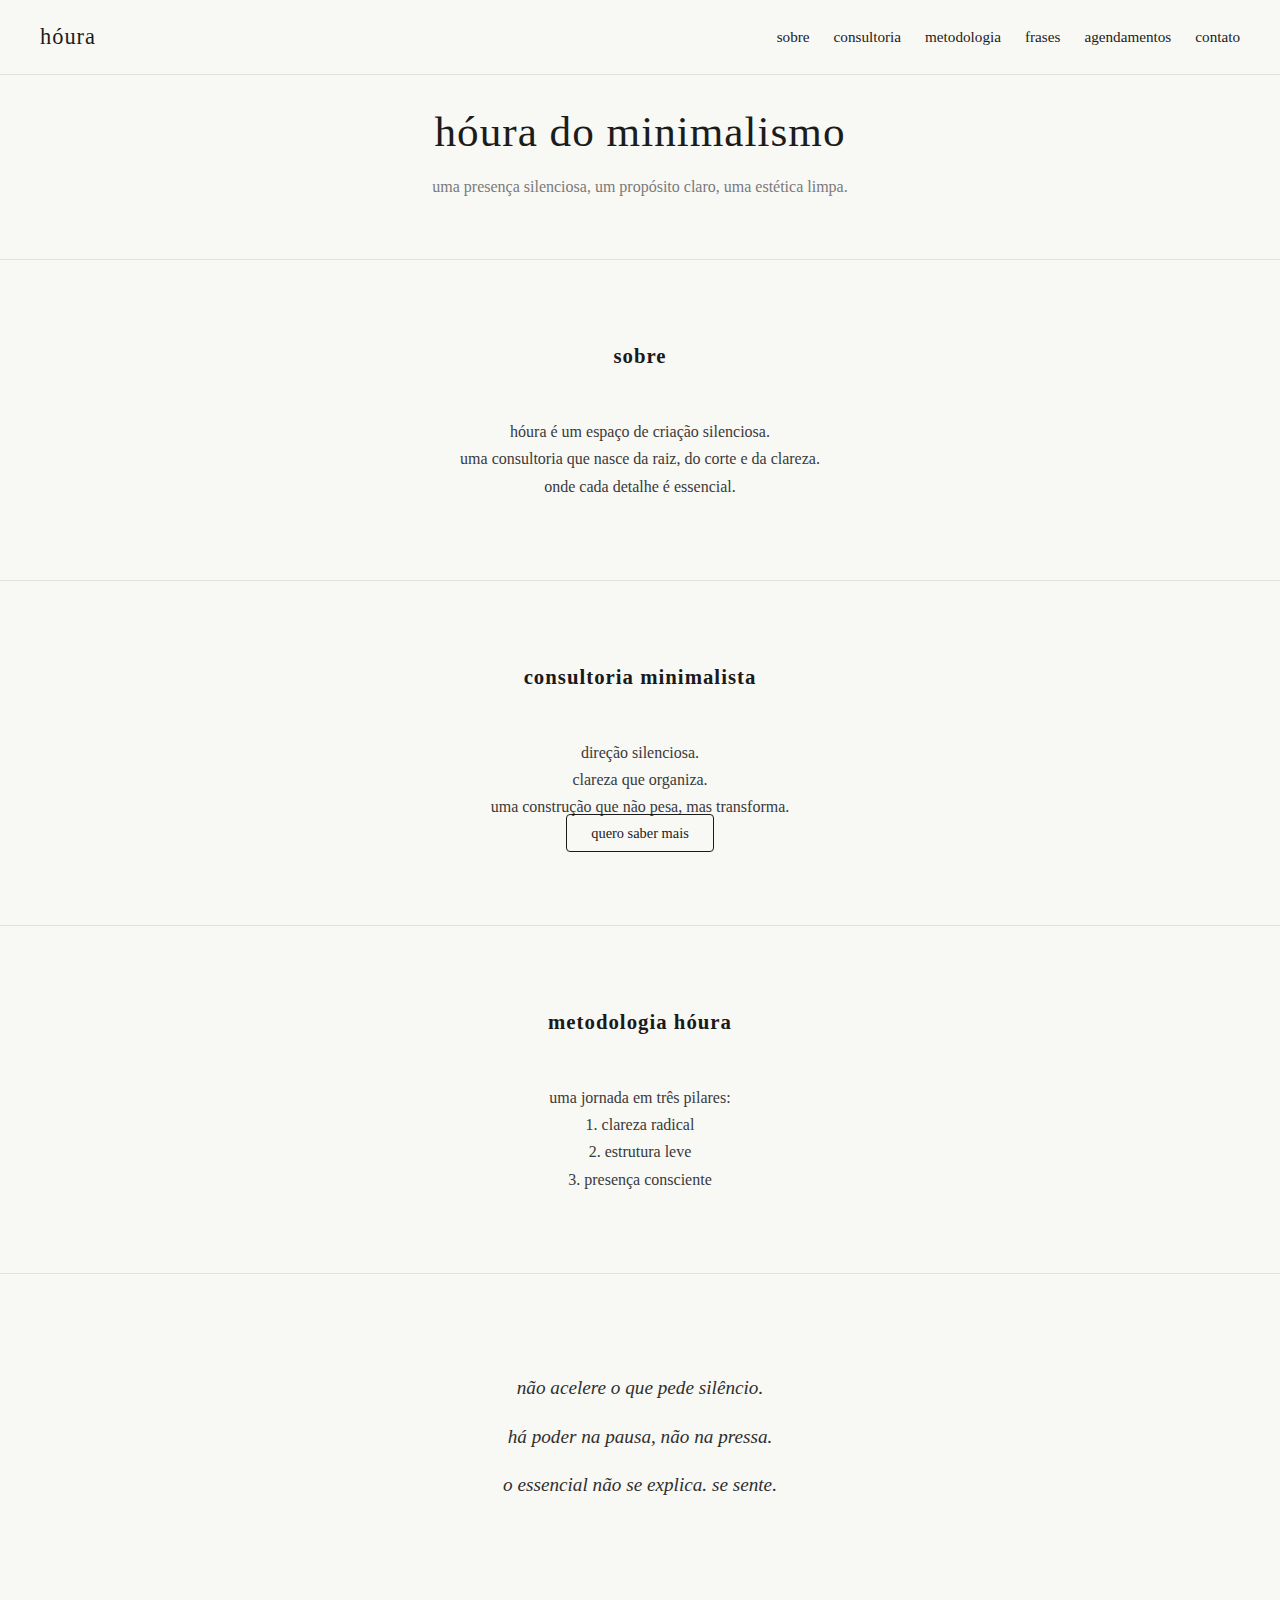
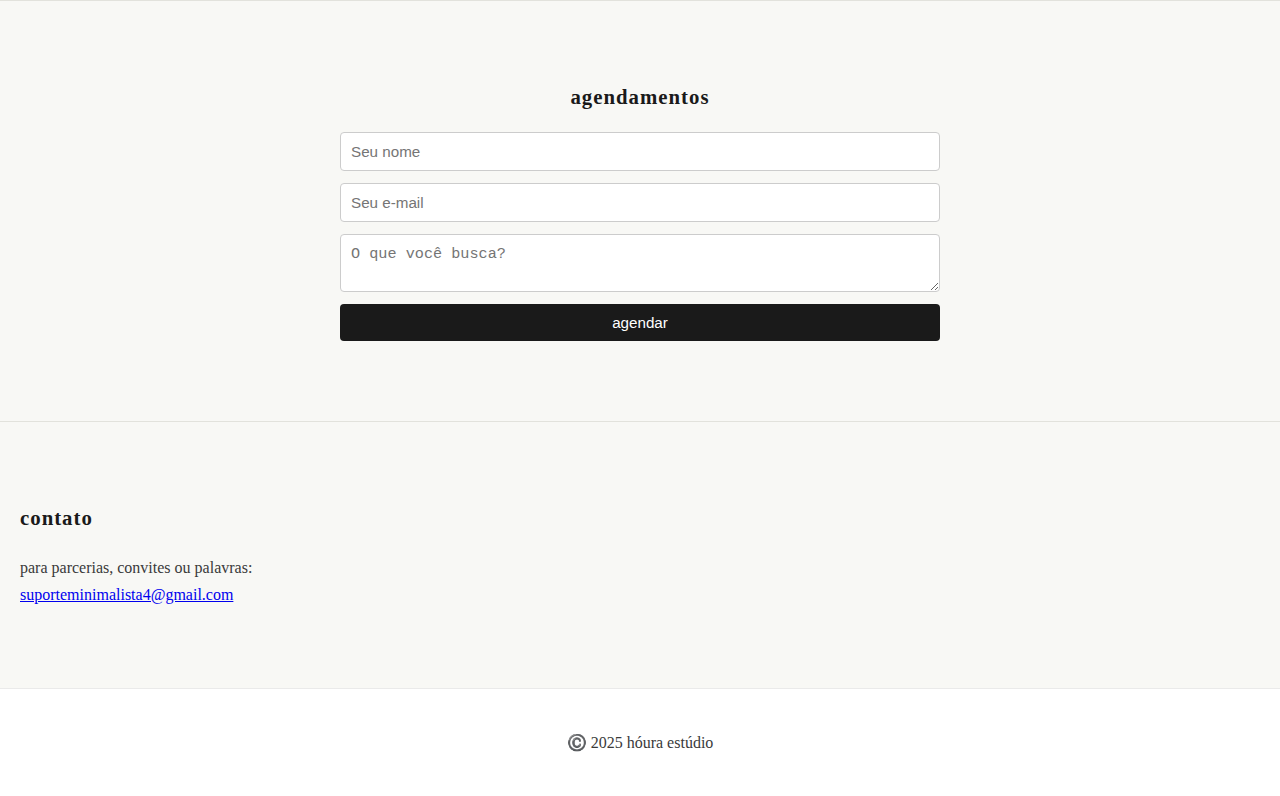
<file: index.html>
<!DOCTYPE html>
<html lang="pt-BR">
<head>
  <meta charset="UTF-8" />
  <meta name="viewport" content="width=device-width, initial-scale=1.0" />
  <title>hóura do minimalismo</title>
  <link rel="stylesheet" href="style.css" />
</head>
<body>
  <header>
    <div class="logo">hóura</div>
    <nav>
      <a href="#sobre">sobre</a>
      <a href="#consultoria">consultoria</a>
      <a href="#metodologia">metodologia</a>
      <a href="#frases">frases</a>
      <a href="#agendamento">agendamentos</a>
      <a href="#contato">contato</a>
    </nav>
  </header>

  <main>
    <div class="titulo">hóura do minimalismo</div>
    <div class="subtitulo">uma presença silenciosa, um propósito claro, uma estética limpa.</div>
  </main>

  <section class="sobre" id="sobre">
    <div class="conteudo">
      <h2>sobre</h2>
      <p>
        hóura é um espaço de criação silenciosa.  
        uma consultoria que nasce da raiz, do corte e da clareza.  
        onde cada detalhe é essencial.  
      </p>
    </div>
  </section>

  <section class="consultoria" id="consultoria">
    <div class="conteudo">
      <h2>consultoria minimalista</h2>
      <p>
        direção silenciosa.  
        clareza que organiza.  
        uma construção que não pesa, mas transforma.
      </p>
      <a href="#agendamento" class="botao">quero saber mais</a>
    </div>
  </section>

  <section class="metodologia" id="metodologia">
    <div class="conteudo">
      <h2>metodologia hóura</h2>
      <p>
        uma jornada em três pilares:  
        1. clareza radical  
        2. estrutura leve  
        3. presença consciente  
      </p>
    </div>
  </section>

  <section class="frases" id="frases">
    <div class="container-frases">
      <blockquote>não acelere o que pede silêncio.</blockquote>
      <blockquote>há poder na pausa, não na pressa.</blockquote>
      <blockquote>o essencial não se explica. se sente.</blockquote>
    </div>
  </section>

  <section class="agendamento" id="agendamento">
    <div class="conteudo">
      <h2>agendamentos</h2>
      <form>
        <input type="text" name="nome" placeholder="Seu nome" required />
        <input type="email" name="email" placeholder="Seu e-mail" required />
        <textarea name="mensagem" placeholder="O que você busca?" required></textarea>
        <button type="submit">agendar</button>
      </form>
    </div>
  </section>

  <section class="contato" id="contato">
    <div class="container-contato">
      <h2>contato</h2>
      <p>para parcerias, convites ou palavras:<br><a href="mailto:suporteminimalista4@gmail.com">suporteminimalista4@gmail.com</a></p>
    </div>
  </section>

  <footer class="footer">
    <div class="container-footer">
      <p>©️ 2025 hóura estúdio</p>
    </div>
  </footer>
</body>
</html>
</file>
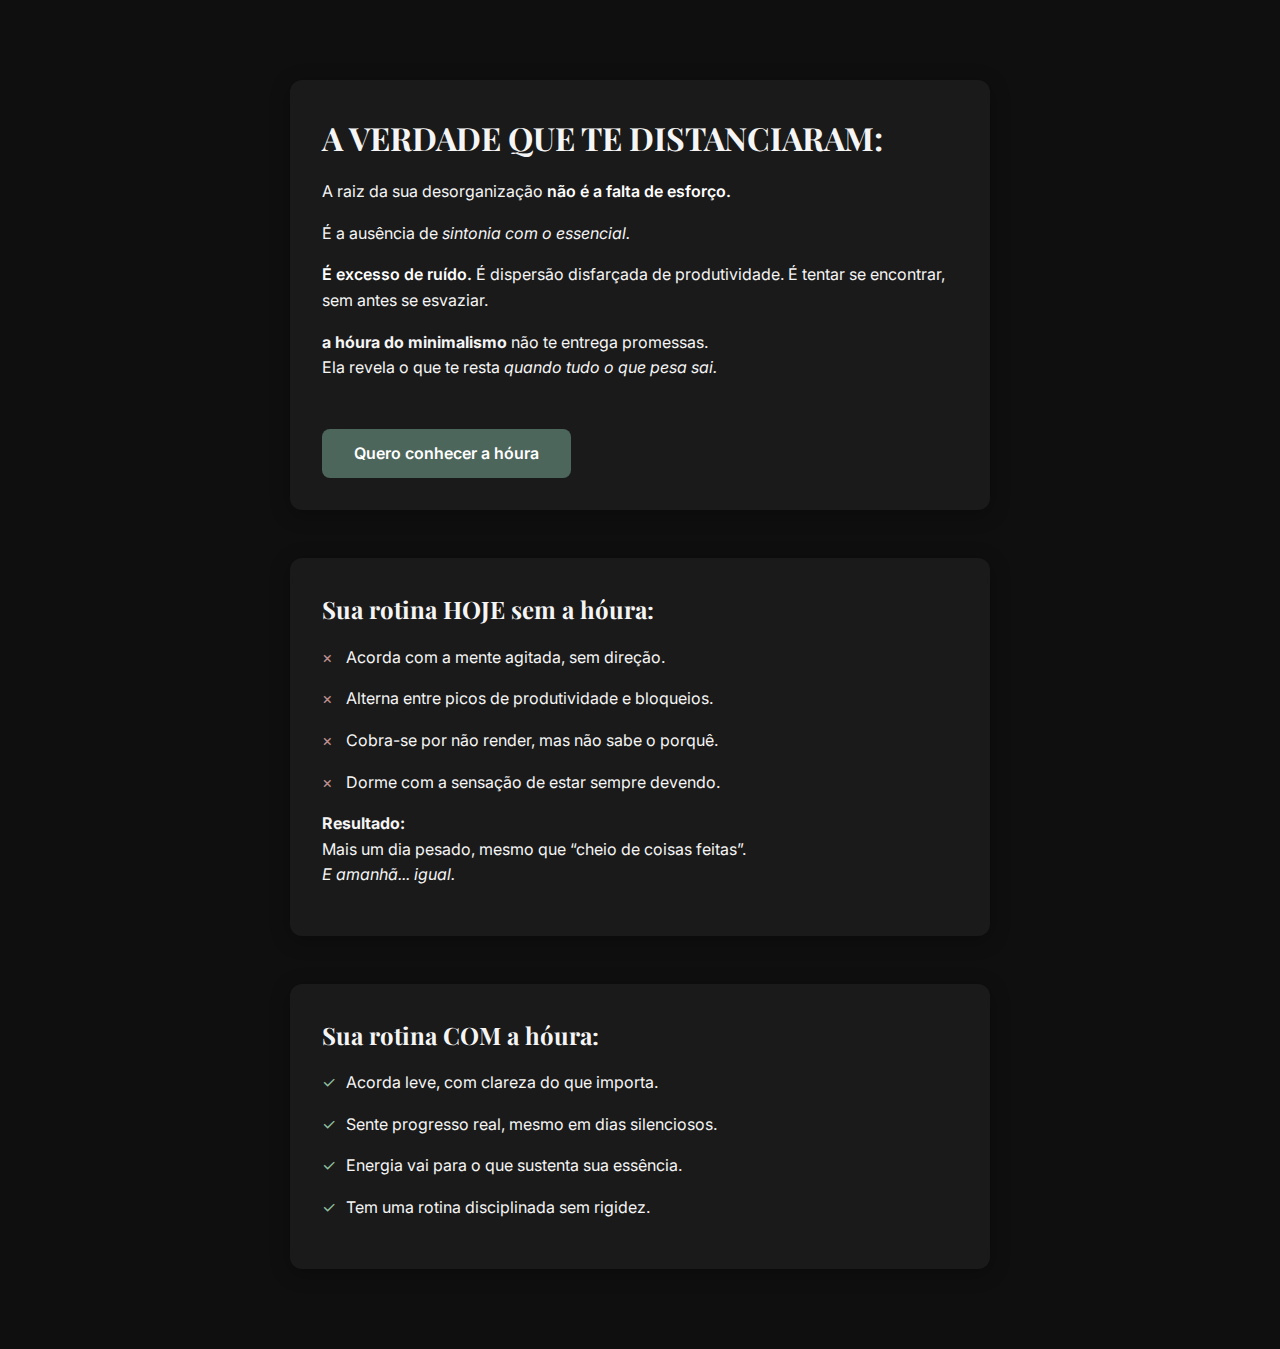
<file: houra_minimalismo_site.html>
<!DOCTYPE html>
<html lang="pt-br">
<head>
    <meta charset="UTF-8">
    <meta name="viewport" content="width=device-width, initial-scale=1.0">
    <title>hóura do minimalismo</title>
    <style>
        @import url('https://fonts.googleapis.com/css2?family=Playfair+Display:wght@400;700&family=Inter:wght@400;600&display=swap');

        * {
            margin: 0;
            padding: 0;
            box-sizing: border-box;
        }

        body {
            background-color: #0f0f0f;
            color: #f5f5f5;
            font-family: 'Inter', sans-serif;
            line-height: 1.6;
            padding: 2rem;
        }

        h1, h2 {
            font-family: 'Playfair Display', serif;
            font-weight: 700;
            margin-bottom: 1rem;
        }

        p {
            font-size: 1rem;
            margin-bottom: 1rem;
        }

        .section {
            max-width: 700px;
            margin: 3rem auto;
            padding: 2rem;
            background-color: #1a1a1a;
            border-radius: 12px;
            box-shadow: 0 4px 20px rgba(0,0,0,0.3);
            animation: fadeIn 1.2s ease;
        }

        .highlight {
            font-weight: 600;
            color: #ffffff;
        }

        .italic {
            font-style: italic;
        }

        .button {
            display: inline-block;
            margin-top: 2rem;
            padding: 0.75rem 2rem;
            background-color: #4d665c;
            color: #fff;
            text-decoration: none;
            border-radius: 8px;
            font-weight: 600;
            transition: background 0.3s ease;
        }

        .button:hover {
            background-color: #385044;
        }

        ul {
            list-style: none;
            margin-top: 1rem;
        }

        ul li {
            margin-bottom: 1rem;
            position: relative;
            padding-left: 1.5rem;
        }

        ul li::before {
            content: "✓";
            position: absolute;
            left: 0;
            color: #8fbf9f;
        }

        .negativo li::before {
            content: "×";
            color: #bf8f8f;
        }

        @keyframes fadeIn {
            from {opacity: 0; transform: translateY(20px);}
            to {opacity: 1; transform: translateY(0);}
        }
    </style>
</head>
<body>
    <div class="section">
        <h1>A VERDADE QUE TE DISTANCIARAM:</h1>
        <p>A raiz da sua desorganização <span class="highlight">não é a falta de esforço.</span></p>
        <p>É a ausência de <span class="italic">sintonia com o essencial.</span></p>
        <p><span class="highlight">É excesso de ruído.</span> É dispersão disfarçada de produtividade. É tentar se encontrar, sem antes se esvaziar.</p>
        <p><strong>a hóura do minimalismo</strong> não te entrega promessas.<br>Ela revela o que te resta <span class="italic">quando tudo o que pesa sai.</span></p>
        <a href="#" class="button">Quero conhecer a hóura</a>
    </div>

    <div class="section negativo">
        <h2>Sua rotina HOJE sem a hóura:</h2>
        <ul>
            <li>Acorda com a mente agitada, sem direção.</li>
            <li>Alterna entre picos de produtividade e bloqueios.</li>
            <li>Cobra-se por não render, mas não sabe o porquê.</li>
            <li>Dorme com a sensação de estar sempre devendo.</li>
        </ul>
        <p><strong>Resultado:</strong><br>Mais um dia pesado, mesmo que “cheio de coisas feitas”.<br><span class="italic">E amanhã... igual.</span></p>
    </div>

    <div class="section">
        <h2>Sua rotina COM a hóura:</h2>
        <ul>
            <li>Acorda leve, com clareza do que importa.</li>
            <li>Sente progresso real, mesmo em dias silenciosos.</li>
            <li>Energia vai para o que sustenta sua essência.</li>
            <li>Tem uma rotina disciplinada sem rigidez.</li>
        </ul>
    </div>
</body>
</html>
</file>
<file: style.css>
* {
  margin: 0;
  padding: 0;
  box-sizing: border-box;
}

body {
  background-color: #f8f8f5;
  color: #1c1c1c;
  font-family: 'Georgia', serif;
  line-height: 1.5;
  scroll-behavior: smooth;
}

header {
  position: fixed;
  top: 0;
  left: 0;
  width: 100%;
  background-color: #f8f8f5;
  padding: 20px 40px;
  display: flex;
  justify-content: space-between;
  align-items: center;
  border-bottom: 1px solid #e2e2dc;
  z-index: 1000;
}

.logo {
  font-size: 1.4rem;
  letter-spacing: 1px;
  font-weight: normal;
}

nav a {
  margin-left: 20px;
  text-decoration: none;
  color: #1c1c1c;
  font-size: 0.95rem;
  text-transform: lowercase;
}

main {
  padding-top: 120px;
  display: flex;
  flex-direction: column;
  align-items: center;
  text-align: center;
  padding: 100px 20px 60px;
}

.titulo {
  font-size: 2.7rem;
  letter-spacing: 1px;
  text-transform: lowercase;
  font-weight: normal;
}

.subtitulo {
  margin-top: 10px;
  font-size: 1rem;
  color: #7a7a7a;
  max-width: 500px;
}

section {
  padding: 80px 20px;
  border-top: 1px solid #e2e2dc;
}

.conteudo {
  max-width: 600px;
  margin: 0 auto;
  text-align: center;
}

h2 {
  font-size: 1.3rem;
  letter-spacing: 1px;
  text-transform: lowercase;
  margin-bottom: 20px;
  color: #1a1a1a;
}

p {
  font-size: 1rem;
  color: #3a3a3a;
  line-height: 1.7;
  white-space: pre-line;
}

.botao {
  background-color: transparent;
  border: 1px solid #1a1a1a;
  color: #1a1a1a;
  padding: 10px 24px;
  text-decoration: none;
  font-size: 0.9rem;
  text-transform: lowercase;
  border-radius: 4px;
  transition: all 0.3s ease;
}

.botao:hover {
  background-color: #1a1a1a;
  color: #ffffff;
}

.frases blockquote {
  font-size: 1.2rem;
  font-style: italic;
  color: #2f2f2f;
  margin: 20px 0;
  text-align: center;
  position: relative;
}

.agendamento form {
  display: flex;
  flex-direction: column;
  gap: 12px;
}

.agendamento input,
.agendamento textarea {
  padding: 10px;
  font-size: 0.95rem;
  border: 1px solid #ccc;
  border-radius: 4px;
}

.agendamento button {
  padding: 10px;
  font-size: 0.95rem;
  text-transform: lowercase;
  background-color: #1a1a1a;
  color: #fff;
  border: none;
  border-radius: 4px;
  cursor: pointer;
  transition: 0.3s;
}

.agendamento button:hover {
  background-color: #333;
}

.footer {
  background-color: #ffffff;
  padding: 40px 20px;
  text-align: center;
  font-size: 0.9rem;
  color: #8a8a8a;
  border-top: 1px solid #eaeaea;
}
</file>
